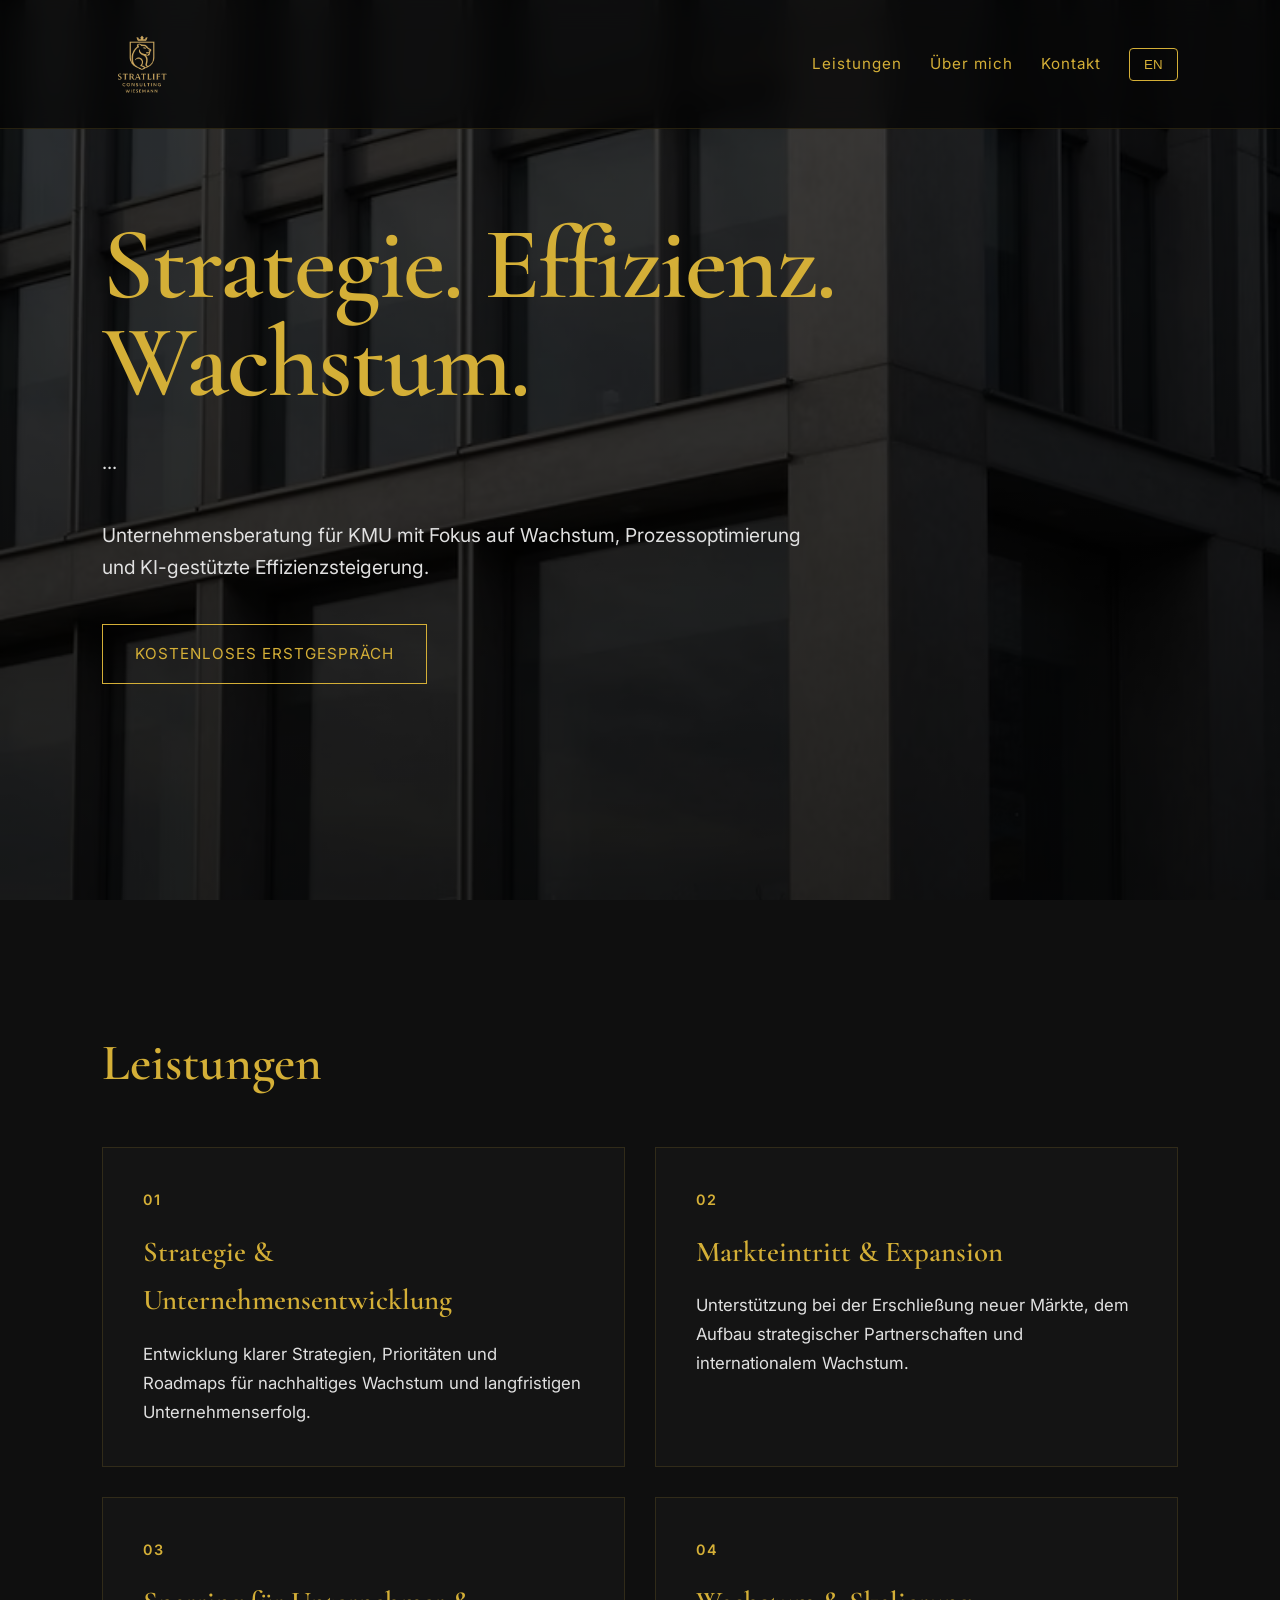
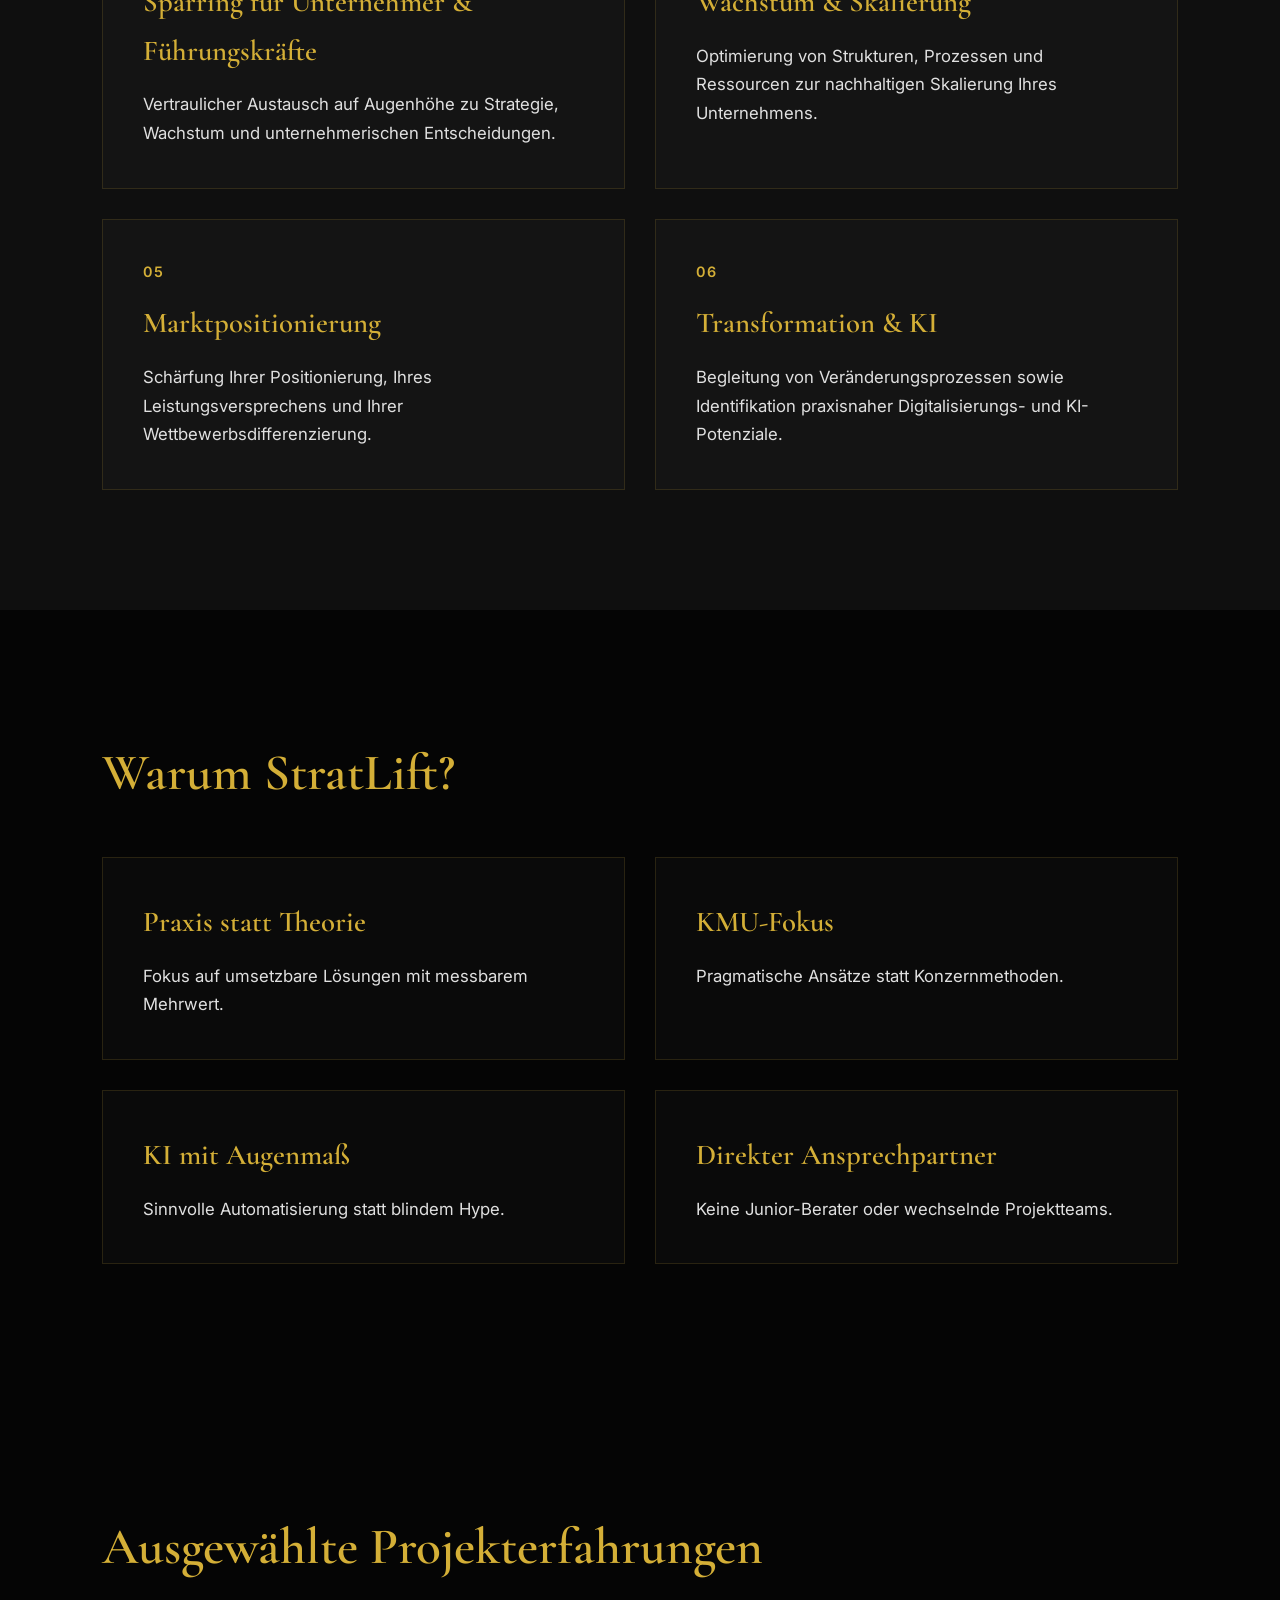
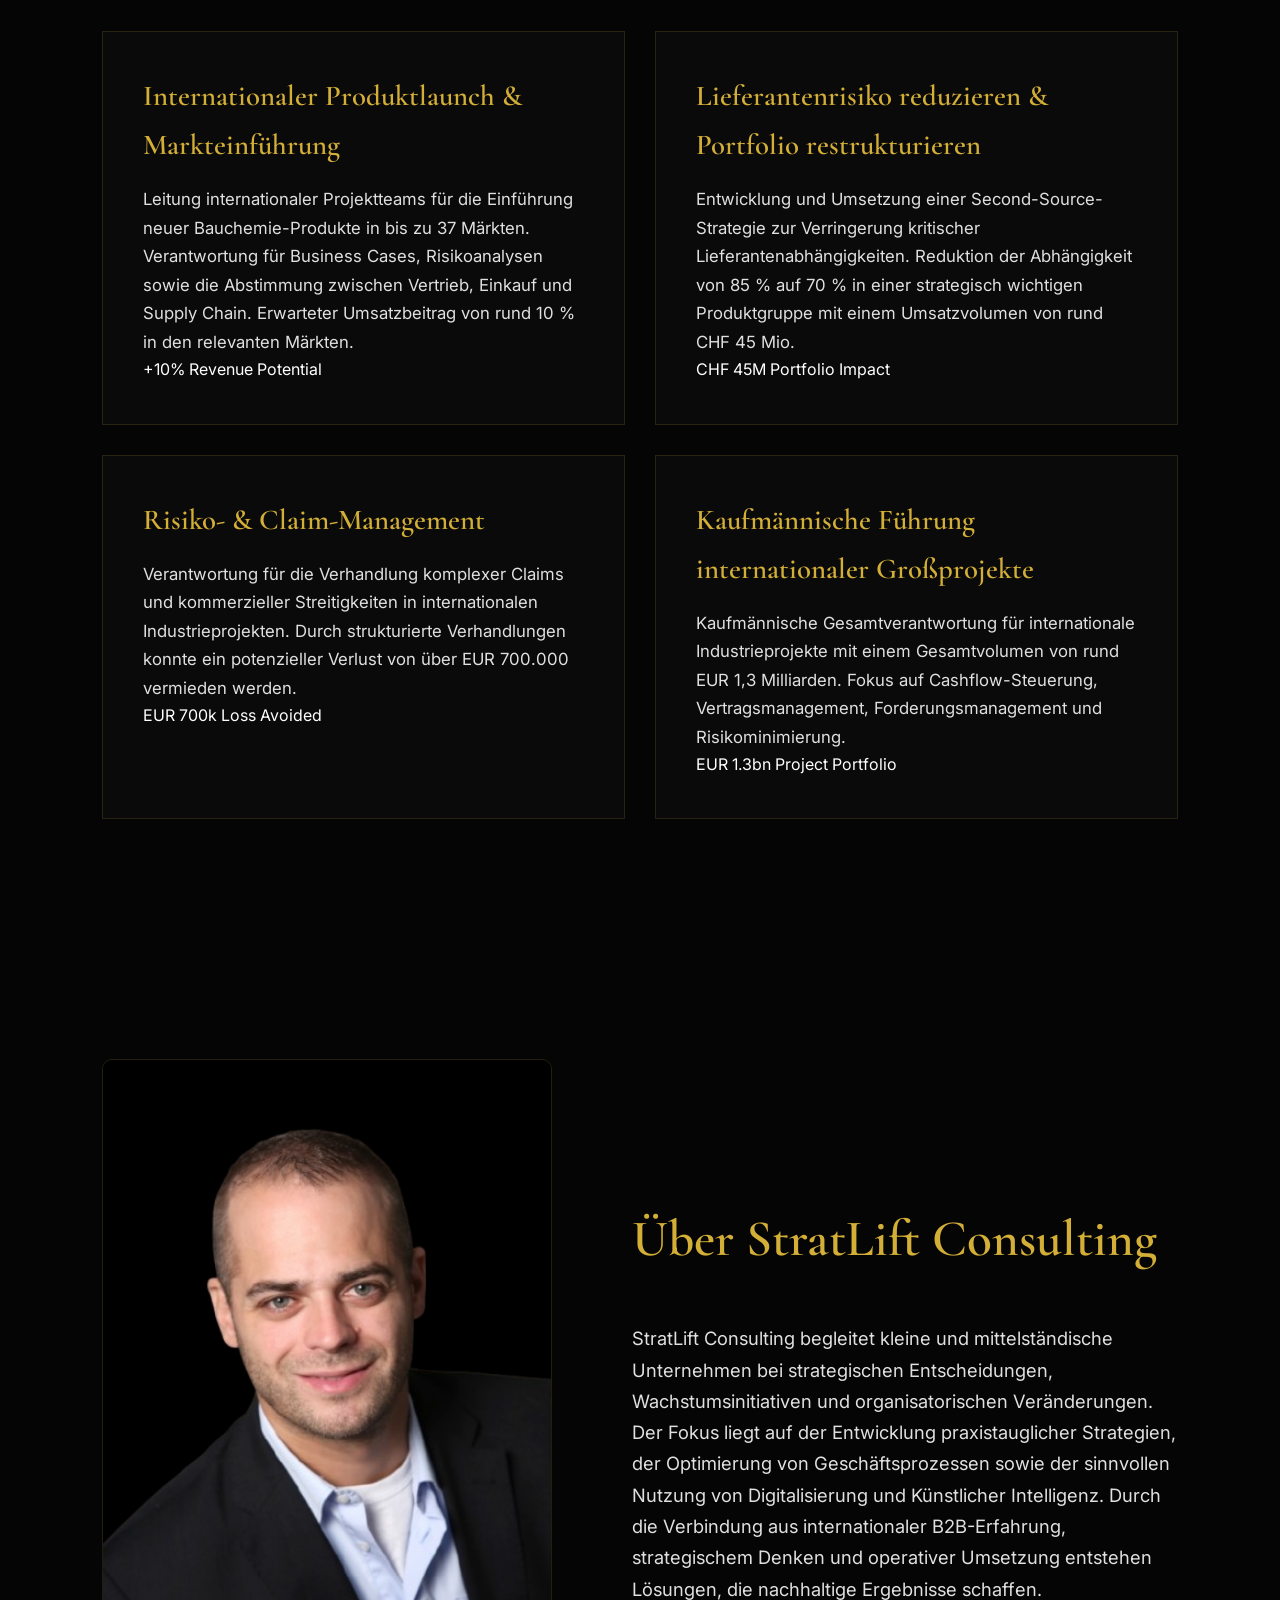
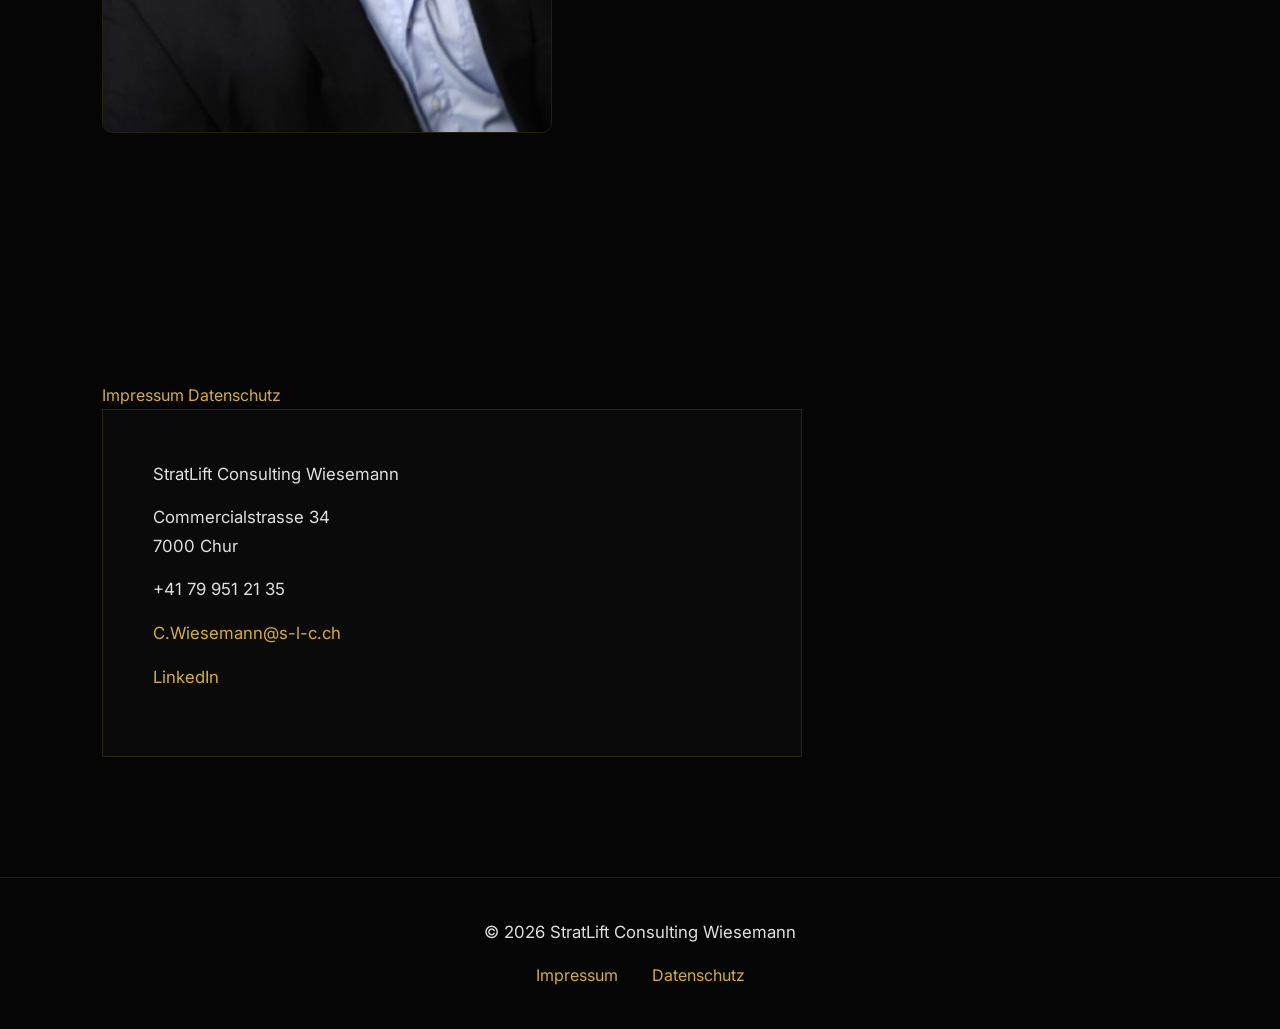
<file: index.html>
<!DOCTYPE html>
<html lang="de">
<head>
<meta charset="UTF-8">
<meta name="viewport" content="width=device-width, initial-scale=1.0">

<link rel="icon" type="image/png" href="assets/favicon.png">
    
<title>StratLift Consulting Wiesemann</title>

<meta name="description" content="Strategische Unternehmensberatung für KMU. Prozessoptimierung, Wachstum und KI-gestützte Effizienzsteigerung.">

<link rel="stylesheet" href="style.css">
<script defer src="script.js"></script>

<link rel="preconnect" href="https://fonts.googleapis.com">
<link href="https://fonts.googleapis.com/css2?family=Cormorant+Garamond:wght@400;600&family=Inter:wght@300;400;500&display=swap" rel="stylesheet">

    <!-- SEO / Social Media -->

<meta property="og:title" content="StratLift Consulting Wiesemann">
<meta property="og:description" content="Strategieberatung, Prozessoptimierung und KI für KMU.">
<meta property="og:image" content="https://s-l-c.ch/assets/logo.png">
<meta property="og:url" content="https://s-l-c.ch">
<meta property="og:type" content="website">
    
</head>

<body>

<header>

<div class="logo">
    <img src="assets/logo.png?v=3" alt="StratLift Consulting">
</div>

<nav>
    <a href="#services"
data-de="Leistungen"
data-en="Services">
Leistungen
</a>

<a href="#about"
data-de="Über mich"
data-en="About">
Über mich
</a>

<a href="#contact"
data-de="Kontakt"
data-en="Contact">
Kontakt
</a>

    <button id="lang-toggle">EN</button>
</nav>

</header>

<section class="hero">

<div class="hero-content">

<h1
data-de="Strategie. Effizienz. Wachstum."
data-en="Strategy. Efficiency. Growth.">
Strategie. Effizienz. Wachstum.
</h1>

<p
data-de="Mehr Wachstum. Weniger Reibungsverluste..."
data-en="More growth. Fewer inefficiencies...">
...
</p>

<p
data-de="Mehr Wachstum.
Weniger Reibungsverluste.

Ich unterstütze KMU dabei,
Prozesse zu optimieren,
Digitalisierung sinnvoll einzusetzen
und Wachstum nachhaltig zu beschleunigen."
data-en="More growth.
Fewer inefficiencies.

I help small and medium-sized businesses
optimize their processes,
make effective use of digitalization,
and accelerate growth in a sustainable way.">
Unternehmensberatung für KMU mit Fokus auf Wachstum, Prozessoptimierung und KI-gestützte Effizienzsteigerung.
</p>

<a href="#contact"
class="cta"
data-de="Kostenloses Erstgespräch"
data-en="Free Initial Consultation">
Kostenloses Erstgespräch
</a>

</div>

</section>

<!-- SERVICES -->

<section id="services">

<h2 data-de="Leistungen" data-en="Services">
Leistungen
</h2>

<div class="cards">

<div class="card">
<span class="service-number">01</span>

<h3
data-de="Strategie & Unternehmensentwicklung"
data-en="Strategy & Business Development">
Strategie & Unternehmensentwicklung
</h3>

<p
data-de="Entwicklung klarer Strategien, Prioritäten und Roadmaps für nachhaltiges Wachstum und langfristigen Unternehmenserfolg."
data-en="Developing clear strategies, priorities and roadmaps for sustainable growth and long-term business success.">
Entwicklung klarer Strategien, Prioritäten und Roadmaps für nachhaltiges Wachstum und langfristigen Unternehmenserfolg.
</p>
</div>

<div class="card">
<span class="service-number">02</span>

<h3
data-de="Markteintritt & Expansion"
data-en="Market Entry & Expansion">
Markteintritt & Expansion
</h3>

<p
data-de="Unterstützung bei der Erschließung neuer Märkte, dem Aufbau strategischer Partnerschaften und internationalem Wachstum."
data-en="Supporting SMEs in entering new markets, building strategic partnerships and scaling internationally.">
Unterstützung bei der Erschließung neuer Märkte, dem Aufbau strategischer Partnerschaften und internationalem Wachstum.
</p>
</div>

<div class="card">
<span class="service-number">03</span>

<h3
data-de="Sparring für Unternehmer & Führungskräfte"
data-en="Executive Advisory">
Sparring für Unternehmer & Führungskräfte
</h3>

<p
data-de="Vertraulicher Austausch auf Augenhöhe zu Strategie, Wachstum und unternehmerischen Entscheidungen."
data-en="Trusted peer-level dialogue for leaders navigating growth and strategic decisions.">
Vertraulicher Austausch auf Augenhöhe zu Strategie, Wachstum und unternehmerischen Entscheidungen.
</p>
</div>

<div class="card">
<span class="service-number">04</span>

<h3
data-de="Wachstum & Skalierung"
data-en="Growth & Scaling">
Wachstum & Skalierung
</h3>

<p
data-de="Optimierung von Strukturen, Prozessen und Ressourcen zur nachhaltigen Skalierung Ihres Unternehmens."
data-en="Aligning structures, processes and resources to enable sustainable business growth.">
Optimierung von Strukturen, Prozessen und Ressourcen zur nachhaltigen Skalierung Ihres Unternehmens.
</p>
</div>

<div class="card">
<span class="service-number">05</span>

<h3
data-de="Marktpositionierung"
data-en="Market Positioning">
Marktpositionierung
</h3>

<p
data-de="Schärfung Ihrer Positionierung, Ihres Leistungsversprechens und Ihrer Wettbewerbsdifferenzierung."
data-en="Strengthening market presence through positioning, value proposition and competitive differentiation.">
Schärfung Ihrer Positionierung, Ihres Leistungsversprechens und Ihrer Wettbewerbsdifferenzierung.
</p>
</div>

<div class="card">
<span class="service-number">06</span>

<h3
data-de="Transformation & KI"
data-en="Transformation & AI">
Transformation & KI
</h3>

<p
data-de="Begleitung von Veränderungsprozessen sowie Identifikation praxisnaher Digitalisierungs- und KI-Potenziale."
data-en="Guiding organizational change while identifying practical digitalization and AI opportunities.">
Begleitung von Veränderungsprozessen sowie Identifikation praxisnaher Digitalisierungs- und KI-Potenziale.
</p>
</div>

</div>

</section>

<!-- WHY STRATLIFT -->

<section id="why">

<h2 data-de="Warum StratLift?" data-en="Why StratLift?">
Warum StratLift?
</h2>

<div class="cards">

<div class="card">
<h3 data-de="Praxis statt Theorie" data-en="Execution over PowerPoint">
Praxis statt Theorie
</h3>

<p
data-de="Fokus auf umsetzbare Lösungen mit messbarem Mehrwert."
data-en="Focus on practical solutions with measurable impact.">
Fokus auf umsetzbare Lösungen mit messbarem Mehrwert.
</p>
</div>

<div class="card">
<h3 data-de="KMU-Fokus" data-en="SME Focus">
KMU-Fokus
</h3>

<p
data-de="Pragmatische Ansätze statt Konzernmethoden."
data-en="Pragmatic approaches instead of corporate bureaucracy.">
Pragmatische Ansätze statt Konzernmethoden.
</p>
</div>

<div class="card">
<h3 data-de="KI mit Augenmaß" data-en="Practical AI">
KI mit Augenmaß
</h3>

<p
data-de="Sinnvolle Automatisierung statt blindem Hype."
data-en="Meaningful automation instead of AI hype.">
Sinnvolle Automatisierung statt blindem Hype.
</p>
</div>

<div class="card">
<h3 data-de="Direkter Ansprechpartner" data-en="Direct Contact">
Direkter Ansprechpartner
</h3>

<p
data-de="Keine Junior-Berater oder wechselnde Projektteams."
data-en="No junior consultants and no rotating project teams.">
Keine Junior-Berater oder wechselnde Projektteams.
</p>
</div>

</div>

</section>

<!-- CASE STUDIES -->

<section id="cases">

<h2
data-de="Ausgewählte Projekterfahrungen"
data-en="Selected Project Experience">
Ausgewählte Projekterfahrungen
</h2>

<div class="cards">

<div class="card">
<h3
data-de="Internationaler Produktlaunch & Markteinführung"
data-en="International Product Launch & Market Rollout">
Internationaler Produktlaunch & Markteinführung
</h3>

<p
data-de="Leitung internationaler Projektteams für die Einführung neuer Bauchemie-Produkte in bis zu 37 Märkten. Verantwortung für Business Cases, Risikoanalysen sowie die Abstimmung zwischen Vertrieb, Einkauf und Supply Chain. Erwarteter Umsatzbeitrag von rund 10 % in den relevanten Märkten."
data-en="Led international project teams for the rollout of new construction chemical products across up to 37 markets. Responsible for business case development, risk assessments and stakeholder alignment across sales, purchasing and supply chain. Expected revenue contribution of approximately 10% across the relevant markets.">
Leitung internationaler Projektteams für die Einführung neuer Bauchemie-Produkte in bis zu 37 Märkten. Verantwortung für Business Cases, Risikoanalysen sowie die Abstimmung zwischen Vertrieb, Einkauf und Supply Chain. Erwarteter Umsatzbeitrag von rund 10 % in den relevanten Märkten.
</p>

    <div class="case-result">
+10% Revenue Potential
</div>

    </div>

<div class="card">
<h3
data-de="Lieferantenrisiko reduzieren & Portfolio restrukturieren"
data-en="Supplier Risk Reduction & Portfolio Restructuring">
Lieferantenrisiko reduzieren & Portfolio restrukturieren
</h3>

<p
data-de="Entwicklung und Umsetzung einer Second-Source-Strategie zur Verringerung kritischer Lieferantenabhängigkeiten. Reduktion der Abhängigkeit von 85 % auf 70 % in einer strategisch wichtigen Produktgruppe mit einem Umsatzvolumen von rund CHF 45 Mio."
data-en="Developed and implemented a second-source strategy to reduce critical supplier dependencies. Reduced supplier concentration from 85% to 70% within a strategically important product group representing approximately CHF 45 million in revenue.">
Entwicklung und Umsetzung einer Second-Source-Strategie zur Verringerung kritischer Lieferantenabhängigkeiten. Reduktion der Abhängigkeit von 85 % auf 70 % in einer strategisch wichtigen Produktgruppe mit einem Umsatzvolumen von rund CHF 45 Mio.
</p>

    <div class="case-result">
CHF 45M Portfolio Impact
</div>

    </div>

<div class="card">
<h3
data-de="Risiko- & Claim-Management"
data-en="Risk & Claim Management">
Risiko- & Claim-Management
</h3>

<p
data-de="Verantwortung für die Verhandlung komplexer Claims und kommerzieller Streitigkeiten in internationalen Industrieprojekten. Durch strukturierte Verhandlungen konnte ein potenzieller Verlust von über EUR 700.000 vermieden werden."
data-en="Managed commercial claims and contractual disputes in international industrial projects. Structured negotiations successfully prevented a potential loss exceeding EUR 700,000.">
Verantwortung für die Verhandlung komplexer Claims und kommerzieller Streitigkeiten in internationalen Industrieprojekten. Durch strukturierte Verhandlungen konnte ein potenzieller Verlust von über EUR 700.000 vermieden werden.
</p>

    <div class="case-result">
EUR 700k Loss Avoided
</div>

    </div>

    <div class="card">
        <h3
data-de="Kaufmännische Führung internationaler Großprojekte"
data-en="Commercial Leadership in Large-Scale International Projects">
Kaufmännische Führung internationaler Großprojekte
</h3>

<p
data-de="Kaufmännische Gesamtverantwortung für internationale Industrieprojekte mit einem Gesamtvolumen von rund EUR 1,3 Milliarden. Fokus auf Cashflow-Steuerung, Vertragsmanagement, Forderungsmanagement und Risikominimierung."
data-en="Commercial responsibility for international industrial projects with a combined value of approximately EUR 1.3 billion. Focus on cash flow management, contract compliance, receivables management and financial risk mitigation.">
Kaufmännische Gesamtverantwortung für internationale Industrieprojekte mit einem Gesamtvolumen von rund EUR 1,3 Milliarden. Fokus auf Cashflow-Steuerung, Vertragsmanagement, Forderungsmanagement und Risikominimierung.
</p>

<div class="case-result">
EUR 1.3bn Project Portfolio
</div>

</div> <!-- Ende Card -->

</div> <!-- Ende cards -->

</section>

<!-- ABOUT -->

<section id="about">

<div class="about-grid">

<div>
<img src="assets/profile.jpg" alt="Christoph Wiesemann">
</div>

<div>

<h2
data-de="Über StratLift Consulting"
data-en="About StratLift Consulting">
Über StratLift Consulting
</h2>

<p
data-de="StratLift Consulting begleitet kleine und mittelständische Unternehmen bei strategischen Entscheidungen, Wachstumsinitiativen und organisatorischen Veränderungen. Der Fokus liegt auf der Entwicklung praxistauglicher Strategien, der Optimierung von Geschäftsprozessen sowie der sinnvollen Nutzung von Digitalisierung und Künstlicher Intelligenz. Durch die Verbindung aus internationaler B2B-Erfahrung, strategischem Denken und operativer Umsetzung entstehen Lösungen, die nachhaltige Ergebnisse schaffen."
data-en="StratLift Consulting serves as a trusted partner for small and medium-sized enterprises seeking sustainable growth, operational excellence and strategic clarity. We support business owners and leadership teams in navigating market challenges, optimizing business processes and leveraging digital transformation and artificial intelligence in a practical and value-driven manner. Combining international B2B experience with strategic insight and hands-on execution, we help organizations build the foundations for long-term success.">
StratLift Consulting begleitet kleine und mittelständische Unternehmen bei strategischen Entscheidungen, Wachstumsinitiativen und organisatorischen Veränderungen. Der Fokus liegt auf der Entwicklung praxistauglicher Strategien, der Optimierung von Geschäftsprozessen sowie der sinnvollen Nutzung von Digitalisierung und Künstlicher Intelligenz. Durch die Verbindung aus internationaler B2B-Erfahrung, strategischem Denken und operativer Umsetzung entstehen Lösungen, die nachhaltige Ergebnisse schaffen.
</p>

</div>

</div>

</section>

<!-- CONTACT -->

<section id="contact">

<a
href="impressum.html"
data-de="Impressum"
data-en="Legal Notice">
Impressum
</a>

<a
href="datenschutz.html"
data-de="Datenschutz"
data-en="Privacy Policy">
Datenschutz
</a>

<div class="contact-box">

<p>StratLift Consulting Wiesemann</p>

<p>
Commercialstrasse 34<br>
7000 Chur
</p>

<p>
+41 79 951 21 35
</p>

<p>
<a href="mailto:C.Wiesemann@s-l-c.ch">
C.Wiesemann@s-l-c.ch
</a>
</p>

<p>
<a href="https://www.linkedin.com/company/s-l-con" target="_blank">
LinkedIn
</a>
</p>

</div>

</section>

<footer>

<p>
© 2026 StratLift Consulting Wiesemann
</p>

<div class="footer-links">
<a href="impressum.html">Impressum</a>
<a href="datenschutz.html">Datenschutz</a>
</div>

</footer>

</body>
</html>
</file>
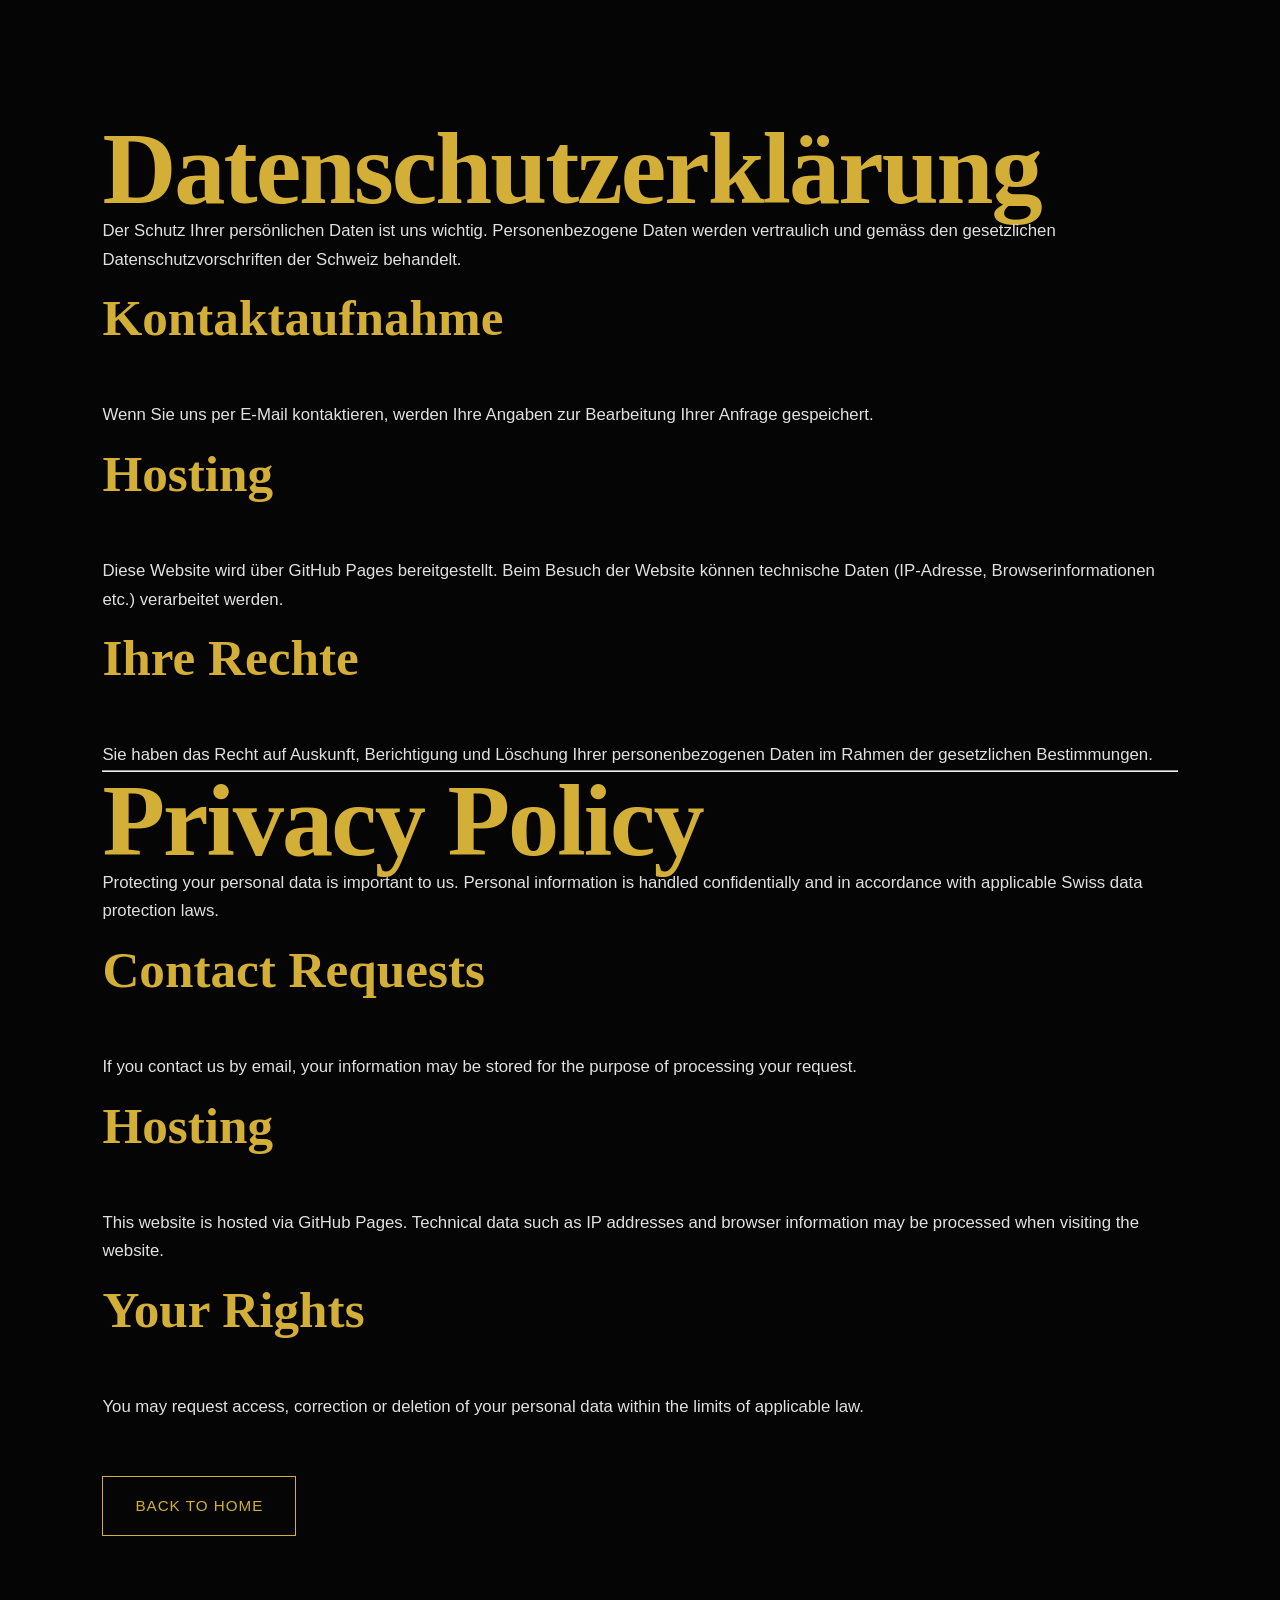
<file: datenschutz.html>
<!DOCTYPE html>
<html lang="de">
<head>
<meta charset="UTF-8">
<meta name="viewport" content="width=device-width, initial-scale=1.0">

<link rel="icon" type="image/png" href="assets/favicon.png">
  
<title>Datenschutz | StratLift Consulting Wiesemann</title>

<link rel="stylesheet" href="style.css">
</head>

<body>

<section>

<h1>Datenschutzerklärung</h1>

<p>
Der Schutz Ihrer persönlichen Daten ist uns wichtig.
Personenbezogene Daten werden vertraulich und gemäss
den gesetzlichen Datenschutzvorschriften der Schweiz behandelt.
</p>

<h2>Kontaktaufnahme</h2>

<p>
Wenn Sie uns per E-Mail kontaktieren, werden Ihre Angaben
zur Bearbeitung Ihrer Anfrage gespeichert.
</p>

<h2>Hosting</h2>

<p>
Diese Website wird über GitHub Pages bereitgestellt.
Beim Besuch der Website können technische Daten
(IP-Adresse, Browserinformationen etc.) verarbeitet werden.
</p>

<h2>Ihre Rechte</h2>

<p>
Sie haben das Recht auf Auskunft, Berichtigung und Löschung
Ihrer personenbezogenen Daten im Rahmen der gesetzlichen Bestimmungen.
</p>

<hr>

<h1>Privacy Policy</h1>

<p>
Protecting your personal data is important to us.
Personal information is handled confidentially and
in accordance with applicable Swiss data protection laws.
</p>

<h2>Contact Requests</h2>

<p>
If you contact us by email, your information may be stored
for the purpose of processing your request.
</p>

<h2>Hosting</h2>

<p>
This website is hosted via GitHub Pages.
Technical data such as IP addresses and browser information
may be processed when visiting the website.
</p>

<h2>Your Rights</h2>

<p>
You may request access, correction or deletion of your
personal data within the limits of applicable law.
</p>

<br><br>

<a href="index.html" class="cta">Back to Home</a>

</section>

</body>
</html>
</file>
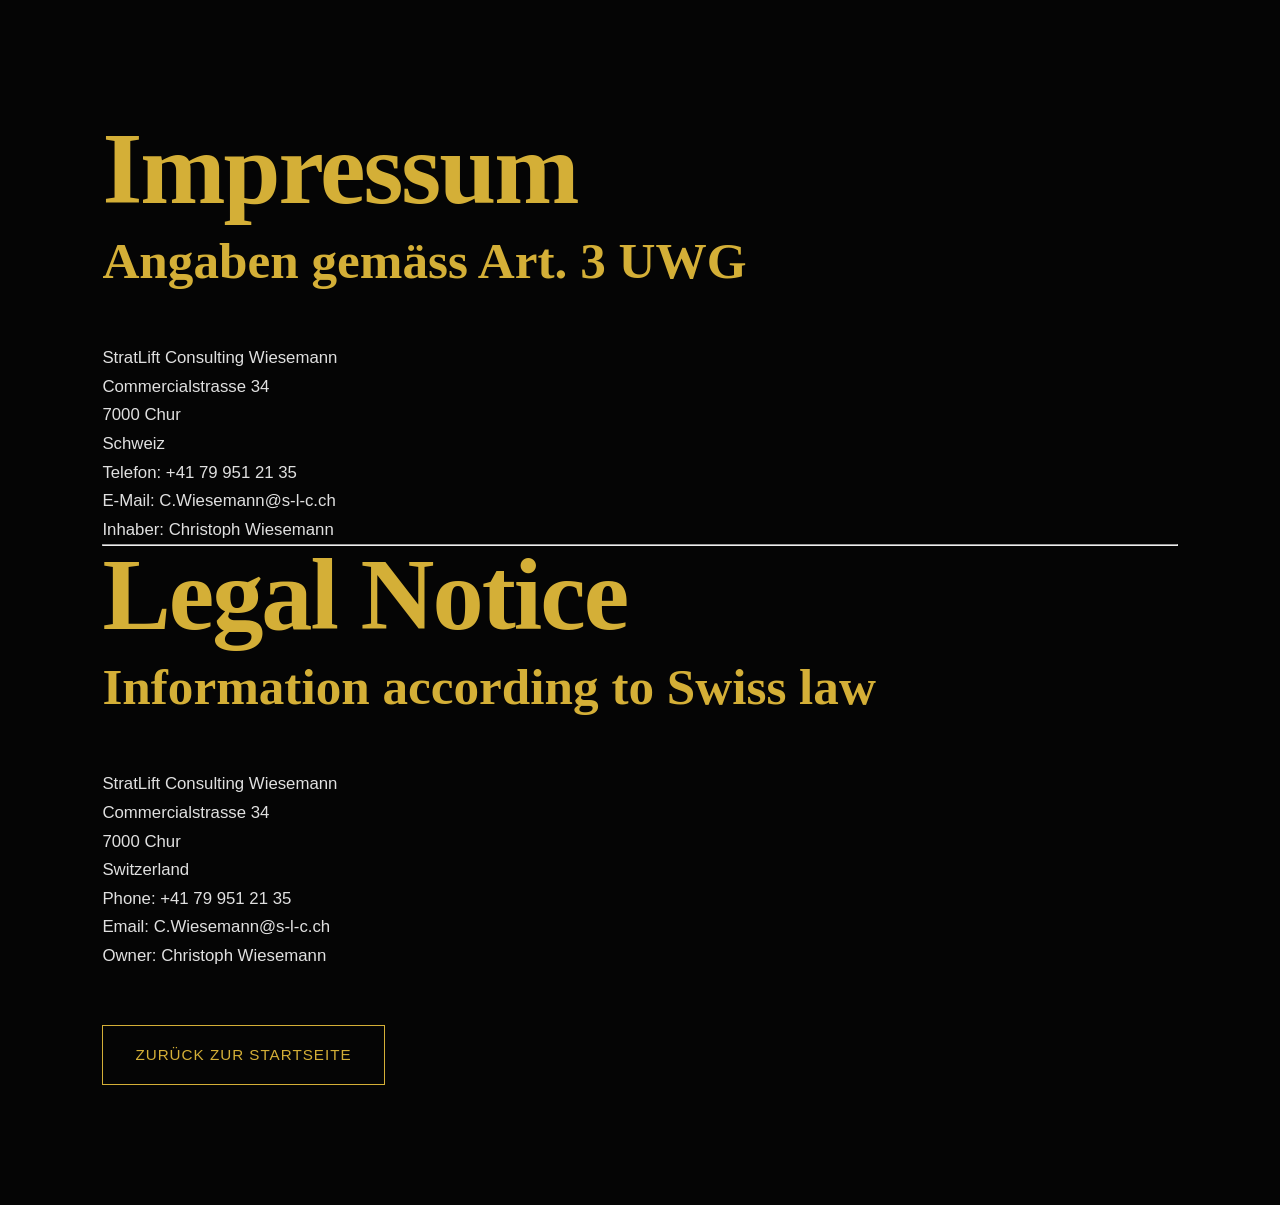
<file: impressum.html>
<!DOCTYPE html>
<html lang="de">
<head>
<meta charset="UTF-8">
<meta name="viewport" content="width=device-width, initial-scale=1.0">

<link rel="icon" type="image/png" href="assets/favicon.png">
  
<title>Impressum | StratLift Consulting Wiesemann</title>

<link rel="stylesheet" href="style.css">
</head>

<body>

<section>

<h1>Impressum</h1>

<h2>Angaben gemäss Art. 3 UWG</h2>

<p>
StratLift Consulting Wiesemann<br>
Commercialstrasse 34<br>
7000 Chur<br>
Schweiz
</p>

<p>
Telefon: +41 79 951 21 35<br>
E-Mail: C.Wiesemann@s-l-c.ch
</p>

<p>
Inhaber: Christoph Wiesemann
</p>

<hr>

<h1>Legal Notice</h1>

<h2>Information according to Swiss law</h2>

<p>
StratLift Consulting Wiesemann<br>
Commercialstrasse 34<br>
7000 Chur<br>
Switzerland
</p>

<p>
Phone: +41 79 951 21 35<br>
Email: C.Wiesemann@s-l-c.ch
</p>

<p>
Owner: Christoph Wiesemann
</p>

<br><br>

<a href="index.html" class="cta">Zurück zur Startseite</a>

</section>

</body>
</html>
</file>
<file: style.css>
/* =========================================
   STRATLIFT CONSULTING WIESEMANN 
   Luxury Boutique Consulting Theme
========================================= */

:root {
    --gold: #d4af37;
    --gold-light: #f1d87a;
    --black: #050505;
    --black-soft: #0f0f0f;
    --grey: #9b9b9b;
    --white: #ffffff;
    --border: rgba(212, 175, 55, 0.15);
}

* {
    margin: 0;
    padding: 0;
    box-sizing: border-box;
}

html {
    scroll-behavior: smooth;
}

body {
    background: var(--black);
    color: var(--white);
    font-family: 'Inter', sans-serif;
    line-height: 1.7;
    overflow-x: hidden;
}

/* =========================================
   TYPOGRAPHY
========================================= */

h1,
h2,
h3 {
    font-family: 'Cormorant Garamond', serif;
    font-weight: 600;
}

h1 {
    font-size: clamp(3rem, 8vw, 7rem);
    line-height: 0.95;
    letter-spacing: -2px;
}

h2 {
    font-size: clamp(2.2rem, 4vw, 4rem);
    color: var(--gold);
    margin-bottom: 40px;
}

h3 {
    font-size: 1.8rem;
    margin-bottom: 15px;
}

p {
    color: #d0d0d0;
    font-size: 1.05rem;
}

a {
    text-decoration: none;
    color: var(--gold);
    transition: 0.3s ease;
}

a:hover {
    color: var(--gold-light);
}

/* =========================================
   HEADER
========================================= */

header {
    position: fixed;
    top: 0;
    width: 100%;
    padding: 24px 8%;
    display: flex;
    justify-content: space-between;
    align-items: center;
    z-index: 999;
    backdrop-filter: blur(15px);
    background: rgba(5, 5, 5, 0.75);
    border-bottom: 1px solid var(--border);
}

.logo img {
    height: 80px !important;
    width: auto;
    display: block;
    transition: transform 0.3s ease;
}

.logo img:hover {
    transform: scale(1.03);
}

nav {
    display: flex;
    align-items: center;
    gap: 28px;
}

nav a {
    color: white;
    font-size: 0.95rem;
    letter-spacing: 1px;
}

nav a:hover {
    color: var(--gold);
}

#lang-toggle {
    border: 1px solid var(--gold);
    background: transparent;
    color: var(--gold);
    padding: 8px 14px;
    cursor: pointer;
    border-radius: 4px;
    transition: 0.3s;
}

#lang-toggle:hover {
    background: var(--gold);
    color: black;
}

/* =========================================
   HERO
========================================= */

.hero {
    min-height: 100vh;
    display: flex;
    align-items: center;
    position: relative;
    padding: 0 8%;
    background:
        linear-gradient(
            rgba(0,0,0,0.75),
            rgba(0,0,0,0.85)
        ),
        url("assets/hero-bg.jpg");
    background-size: cover;
    background-position: center;
}

.hero-content {
    max-width: 850px;
    animation: fadeUp 1s ease;
}

.hero p {
    margin-top: 35px;
    margin-bottom: 40px;
    font-size: 1.2rem;
    max-width: 700px;
}

.cta {
    display: inline-block;
    border: 1px solid var(--gold);
    color: var(--gold);
    padding: 16px 32px;
    font-size: 0.95rem;
    letter-spacing: 1px;
    text-transform: uppercase;
    transition: all 0.35s ease;
}

.cta:hover {
    background: var(--gold);
    color: black;
    transform: translateY(-2px);
}

/* =========================================
   SECTIONS
========================================= */

section {
    padding: 120px 8%;
}

#services {
    background: var(--black-soft);
}

/* =========================================
   SERVICE CARDS
========================================= */

.cards {
    display: grid;
    grid-template-columns: repeat(2, 1fr);
    gap: 30px;
}

.card {
    padding: 40px;
    border: 1px solid var(--border);
    background: rgba(255,255,255,0.02);
    transition: all 0.35s ease;
}

.card:hover {
    transform: translateY(-8px);
    border-color: var(--gold);
    box-shadow: 0 20px 60px rgba(212,175,55,0.12);
}

.card h3 {
    color: var(--gold);
}

/* =========================================
   ABOUT
========================================= */

.about-grid {
    display: grid;
    grid-template-columns: 450px 1fr;
    gap: 80px;
    align-items: center;
}

.about-grid img {
    width: 100%;
    border-radius: 10px;
    border: 1px solid var(--border);
    transition: 0.4s ease;
}

.about-grid img:hover {
    transform: scale(1.02);
}

.about-grid p {
    font-size: 1.15rem;
}

/* =========================================
   CONTACT
========================================= */

.contact-box {
    border: 1px solid var(--border);
    padding: 50px;
    max-width: 700px;
    background: rgba(255,255,255,0.02);
}

.contact-box p {
    margin-bottom: 15px;
}

/* =========================================
   FOOTER
========================================= */

footer {
    border-top: 1px solid var(--border);
    text-align: center;
    padding: 40px;
}

.footer-links {
    margin-top: 15px;
}

.footer-links a {
    margin: 0 15px;
}

/* =========================================
   ANIMATIONS
========================================= */

@keyframes fadeUp {

    from {
        opacity: 0;
        transform: translateY(40px);
    }

    to {
        opacity: 1;
        transform: translateY(0);
    }
}

/* =========================================
   MOBILE
========================================= */

@media (max-width: 900px) {

    .cards {
        grid-template-columns: 1fr;
    }

    .about-grid {
        grid-template-columns: 1fr;
        gap: 40px;
    }

    nav {
        gap: 15px;
    }

    h1 {
        font-size: 3.5rem;
    }

    section {
        padding: 80px 6%;
    }

    header {
        padding: 20px 6%;
    }
}

@media (max-width: 600px) {

    nav a {
        display: none;
    }

    h1 {
        font-size: 3rem;
    }

    .hero p {
        font-size: 1rem;
    }

   }

/* FORCE GOLD */

h1,
h2,
h3,
nav a,
.contact-box a,
.footer-links a {
    color: #d4af37 !important;
}

body {
    background: #050505;
}

p {
    color: #e0e0e0;
}

.hero h1 {
    color: #d4af37 !important;
}

.cta {
    color: #d4af37 !important;
    border: 1px solid #d4af37 !important;
}

.service-number {
    display: block;
    font-size: 0.9rem;
    color: #d4af37;
    letter-spacing: 2px;
    margin-bottom: 15px;
    font-weight: 600;
}

.cta:hover {
    background: #d4af37 !important;
    color: #050505 !important;
}
</file>
